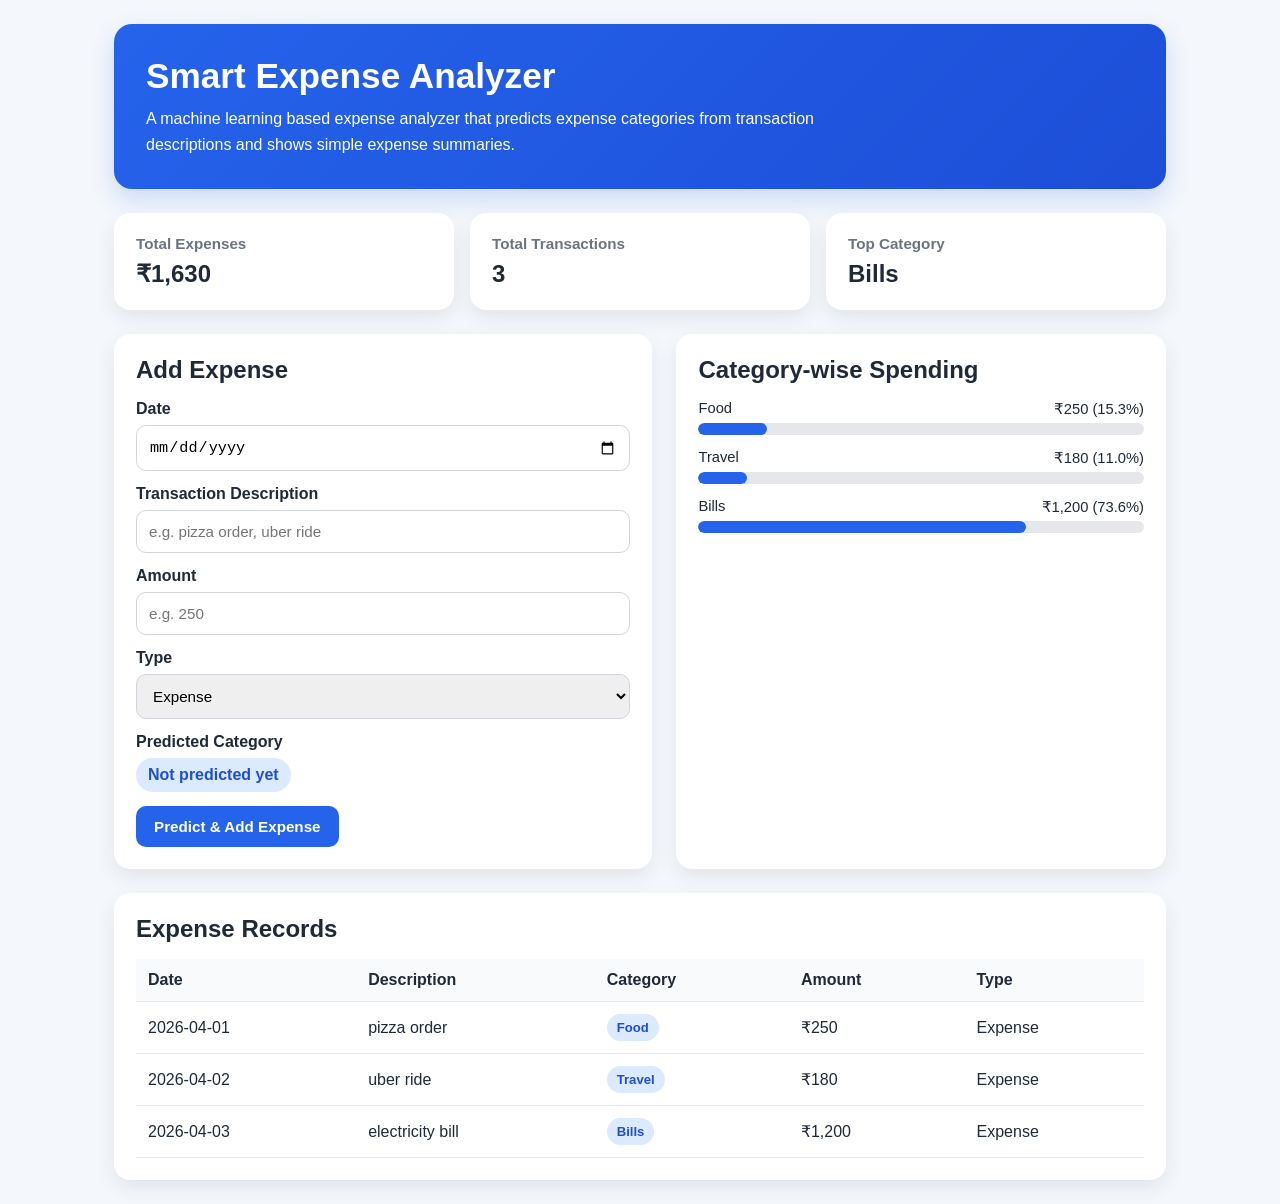
<file: static/index.html>
<!DOCTYPE html>
<html lang="en">
<head>
  <meta charset="UTF-8" />
  <meta name="viewport" content="width=device-width, initial-scale=1.0" />
  <title>Smart Expense Analyzer</title>
  <link rel="stylesheet" href="style.css">
</head>
<body>
  <div class="container">
    <header class="hero">
      <h1>Smart Expense Analyzer</h1>
      <p>
        A machine learning based expense analyzer that predicts expense categories
        from transaction descriptions and shows simple expense summaries.
      </p>
    </header>

    <section class="summary">
      <div class="summary-card">
        <h3>Total Expenses</h3>
        <p id="totalExpense">₹0</p>
      </div>
      <div class="summary-card">
        <h3>Total Transactions</h3>
        <p id="totalTransactions">0</p>
      </div>
      <div class="summary-card">
        <h3>Top Category</h3>
        <p id="topCategory">-</p>
      </div>
    </section>

    <section class="main-grid">
      <div class="card">
        <h2>Add Expense</h2>

        <div class="form-group">
          <label for="date">Date</label>
          <input type="date" id="date">
        </div>

        <div class="form-group">
          <label for="description">Transaction Description</label>
          <input type="text" id="description" placeholder="e.g. pizza order, uber ride">
        </div>

        <div class="form-group">
          <label for="amount">Amount</label>
          <input type="number" id="amount" placeholder="e.g. 250">
        </div>

        <div class="form-group">
          <label for="type">Type</label>
          <select id="type">
            <option value="Expense">Expense</option>
            <option value="Income">Income</option>
          </select>
        </div>

        <div class="form-group">
          <label>Predicted Category</label>
          <div class="prediction-box" id="predictedCategory">Not predicted yet</div>
        </div>

        <button id="addExpenseBtn">Predict & Add Expense</button>
      </div>

      <div class="card">
        <h2>Category-wise Spending</h2>
        <div id="categoryChart"></div>
      </div>
    </section>

    <section class="card table-card">
      <h2>Expense Records</h2>
      <table>
        <thead>
          <tr>
            <th>Date</th>
            <th>Description</th>
            <th>Category</th>
            <th>Amount</th>
            <th>Type</th>
          </tr>
        </thead>
        <tbody id="expenseTableBody"></tbody>
      </table>
    </section>
  </div>

  <script src="script.js"></script>
</body>
</html>
</file>
<file: static/style.css>
* {
  box-sizing: border-box;
}

body {
  margin: 0;
  font-family: Arial, sans-serif;
  background: #f4f7fb;
  color: #1f2937;
}

.container {
  max-width: 1100px;
  margin: 0 auto;
  padding: 24px;
}

.hero {
  background: linear-gradient(135deg, #2563eb, #1d4ed8);
  color: white;
  border-radius: 18px;
  padding: 32px;
  margin-bottom: 24px;
  box-shadow: 0 10px 25px rgba(37, 99, 235, 0.2);
}

.hero h1 {
  margin: 0 0 10px;
  font-size: 2.2rem;
}

.hero p {
  margin: 0;
  max-width: 700px;
  line-height: 1.6;
}

.summary {
  display: grid;
  grid-template-columns: repeat(3, 1fr);
  gap: 16px;
  margin-bottom: 24px;
}

.summary-card,
.card {
  background: white;
  border-radius: 16px;
  padding: 22px;
  box-shadow: 0 8px 20px rgba(15, 23, 42, 0.08);
}

.summary-card h3 {
  margin: 0 0 8px;
  color: #6b7280;
  font-size: 0.95rem;
}

.summary-card p {
  margin: 0;
  font-size: 1.5rem;
  font-weight: bold;
}

.main-grid {
  display: grid;
  grid-template-columns: 1.1fr 1fr;
  gap: 24px;
  margin-bottom: 24px;
}

.card h2 {
  margin-top: 0;
  margin-bottom: 16px;
}

.form-group {
  margin-bottom: 14px;
}

label {
  display: block;
  font-weight: 600;
  margin-bottom: 7px;
}

input,
select {
  width: 100%;
  padding: 12px;
  border: 1px solid #d1d5db;
  border-radius: 10px;
  font-size: 0.95rem;
}

button {
  background: #2563eb;
  color: white;
  border: none;
  padding: 12px 18px;
  border-radius: 10px;
  font-size: 0.95rem;
  font-weight: 600;
  cursor: pointer;
}

button:hover {
  background: #1d4ed8;
}

.prediction-box {
  display: inline-block;
  background: #dbeafe;
  color: #1d4ed8;
  padding: 8px 12px;
  border-radius: 999px;
  font-weight: 700;
}

table {
  width: 100%;
  border-collapse: collapse;
  margin-top: 12px;
}

th,
td {
  padding: 12px;
  border-bottom: 1px solid #e5e7eb;
  text-align: left;
}

th {
  background: #f8fafc;
}

.badge {
  display: inline-block;
  padding: 6px 10px;
  border-radius: 999px;
  background: #dbeafe;
  color: #1d4ed8;
  font-size: 0.82rem;
  font-weight: 700;
}

.bar-row {
  margin-bottom: 14px;
}

.bar-label {
  display: flex;
  justify-content: space-between;
  margin-bottom: 6px;
  font-size: 0.92rem;
}

.bar {
  width: 100%;
  height: 12px;
  background: #e5e7eb;
  border-radius: 999px;
  overflow: hidden;
}

.bar-fill {
  height: 100%;
  background: #2563eb;
  border-radius: 999px;
}

@media (max-width: 900px) {
  .summary,
  .main-grid {
    grid-template-columns: 1fr;
  }
}
</file>
